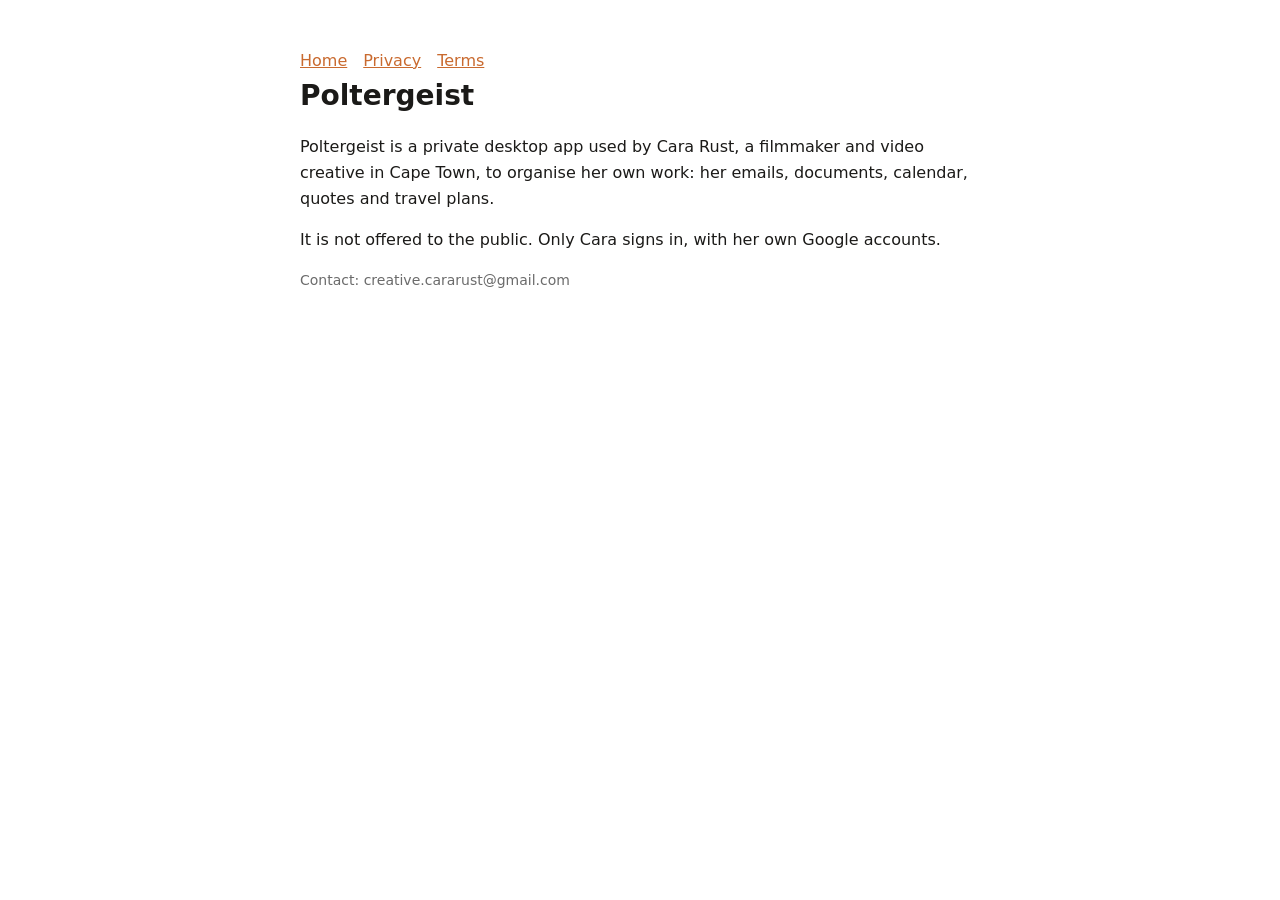
<file: index.html>
<!doctype html><html lang="en-GB"><head><meta charset="utf-8"><meta name="viewport" content="width=device-width,initial-scale=1"><title>Poltergeist (Cara Rust)</title><link rel="stylesheet" href="style.css"></head><body>
<nav><a href="./">Home</a><a href="privacy.html">Privacy</a><a href="terms.html">Terms</a></nav>
<h1>Poltergeist</h1>
<p>Poltergeist is a private desktop app used by Cara Rust, a filmmaker and video creative in Cape Town, to organise her own work: her emails, documents, calendar, quotes and travel plans.</p>
<p>It is not offered to the public. Only Cara signs in, with her own Google accounts.</p>
<p class="muted">Contact: creative.cararust@gmail.com</p>
</body></html>
</file>
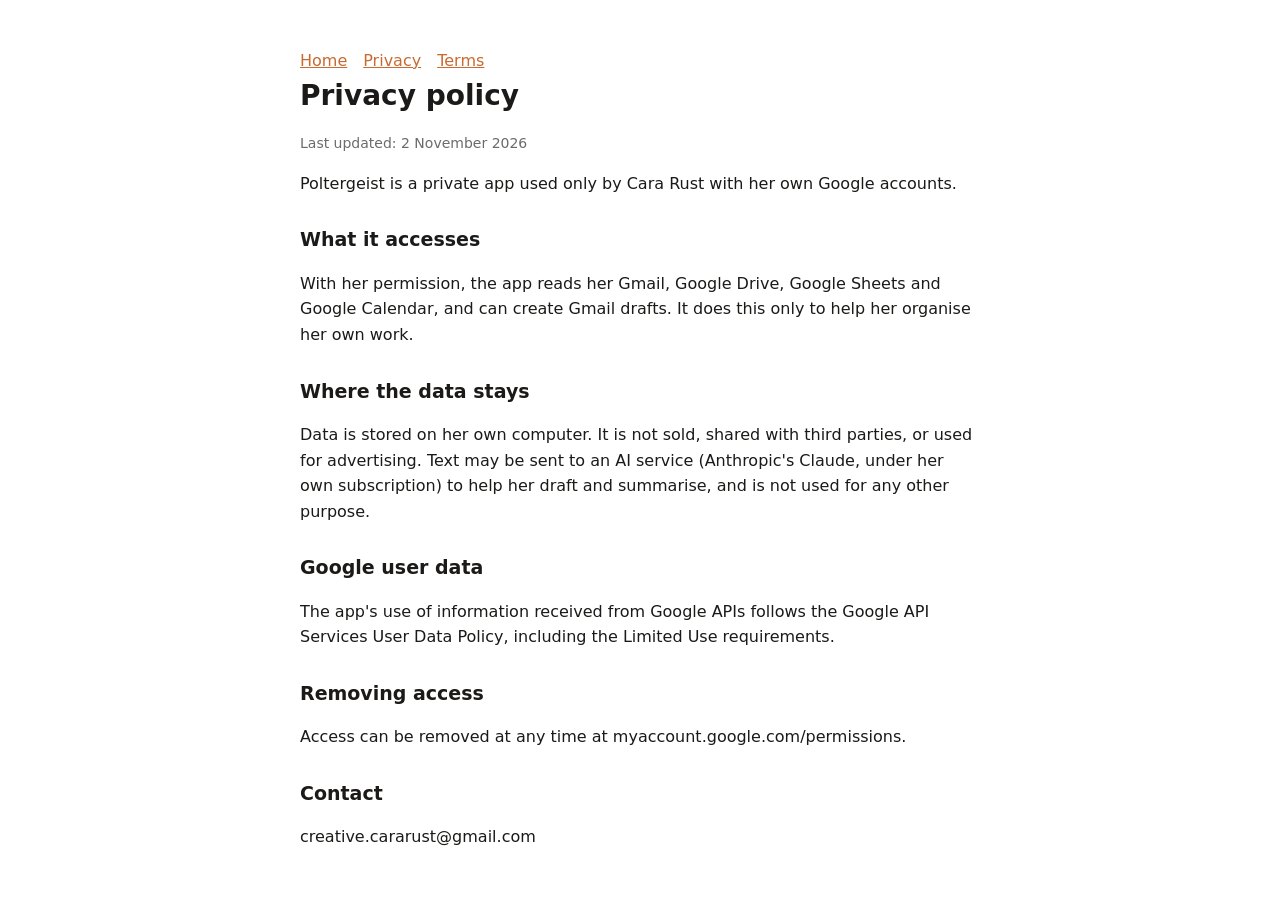
<file: privacy.html>
<!doctype html><html lang="en-GB"><head><meta charset="utf-8"><meta name="viewport" content="width=device-width,initial-scale=1"><title>Privacy policy · Poltergeist</title><link rel="stylesheet" href="style.css"></head><body>
<nav><a href="./">Home</a><a href="privacy.html">Privacy</a><a href="terms.html">Terms</a></nav>
<h1>Privacy policy</h1>
<p class="muted">Last updated: 2 November 2026</p>
<p>Poltergeist is a private app used only by Cara Rust with her own Google accounts.</p>
<h2>What it accesses</h2>
<p>With her permission, the app reads her Gmail, Google Drive, Google Sheets and Google Calendar, and can create Gmail drafts. It does this only to help her organise her own work.</p>
<h2>Where the data stays</h2>
<p>Data is stored on her own computer. It is not sold, shared with third parties, or used for advertising. Text may be sent to an AI service (Anthropic's Claude, under her own subscription) to help her draft and summarise, and is not used for any other purpose.</p>
<h2>Google user data</h2>
<p>The app's use of information received from Google APIs follows the Google API Services User Data Policy, including the Limited Use requirements.</p>
<h2>Removing access</h2>
<p>Access can be removed at any time at myaccount.google.com/permissions.</p>
<h2>Contact</h2>
<p>creative.cararust@gmail.com</p>
</body></html>
</file>
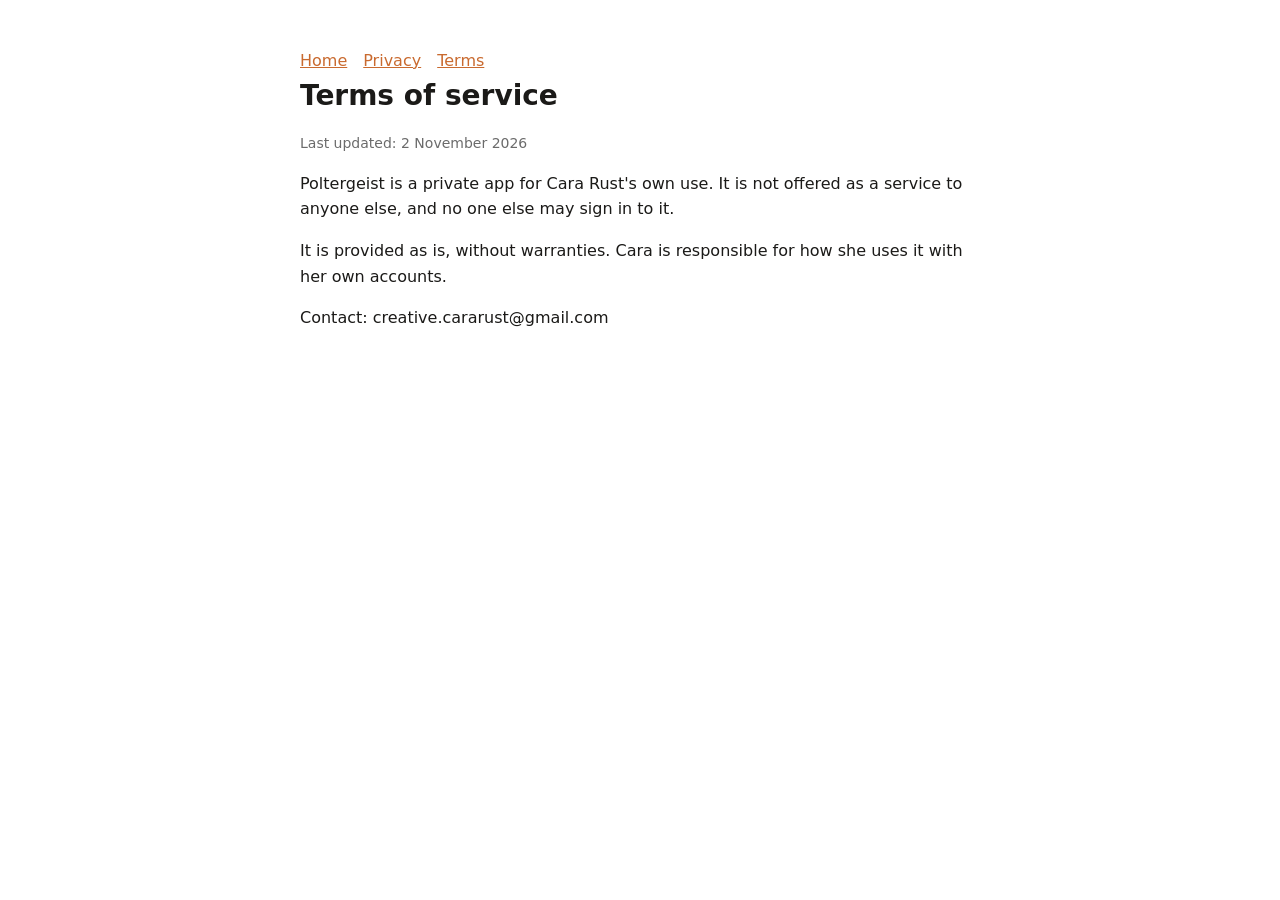
<file: terms.html>
<!doctype html><html lang="en-GB"><head><meta charset="utf-8"><meta name="viewport" content="width=device-width,initial-scale=1"><title>Terms of service · Poltergeist</title><link rel="stylesheet" href="style.css"></head><body>
<nav><a href="./">Home</a><a href="privacy.html">Privacy</a><a href="terms.html">Terms</a></nav>
<h1>Terms of service</h1>
<p class="muted">Last updated: 2 November 2026</p>
<p>Poltergeist is a private app for Cara Rust's own use. It is not offered as a service to anyone else, and no one else may sign in to it.</p>
<p>It is provided as is, without warranties. Cara is responsible for how she uses it with her own accounts.</p>
<p>Contact: creative.cararust@gmail.com</p>
</body></html>
</file>
<file: style.css>
body { font: 16px/1.6 system-ui, -apple-system, sans-serif; max-width: 680px; margin: 48px auto; padding: 0 20px; color: #1b1a18; }
h1 { font-size: 28px; margin: 0 0 8px; } h2 { font-size: 19px; margin: 28px 0 6px; }
.muted { color: #6b6b6b; font-size: 14px; } a { color: #c96a2f; } nav a { margin-right: 16px; }
</file>
